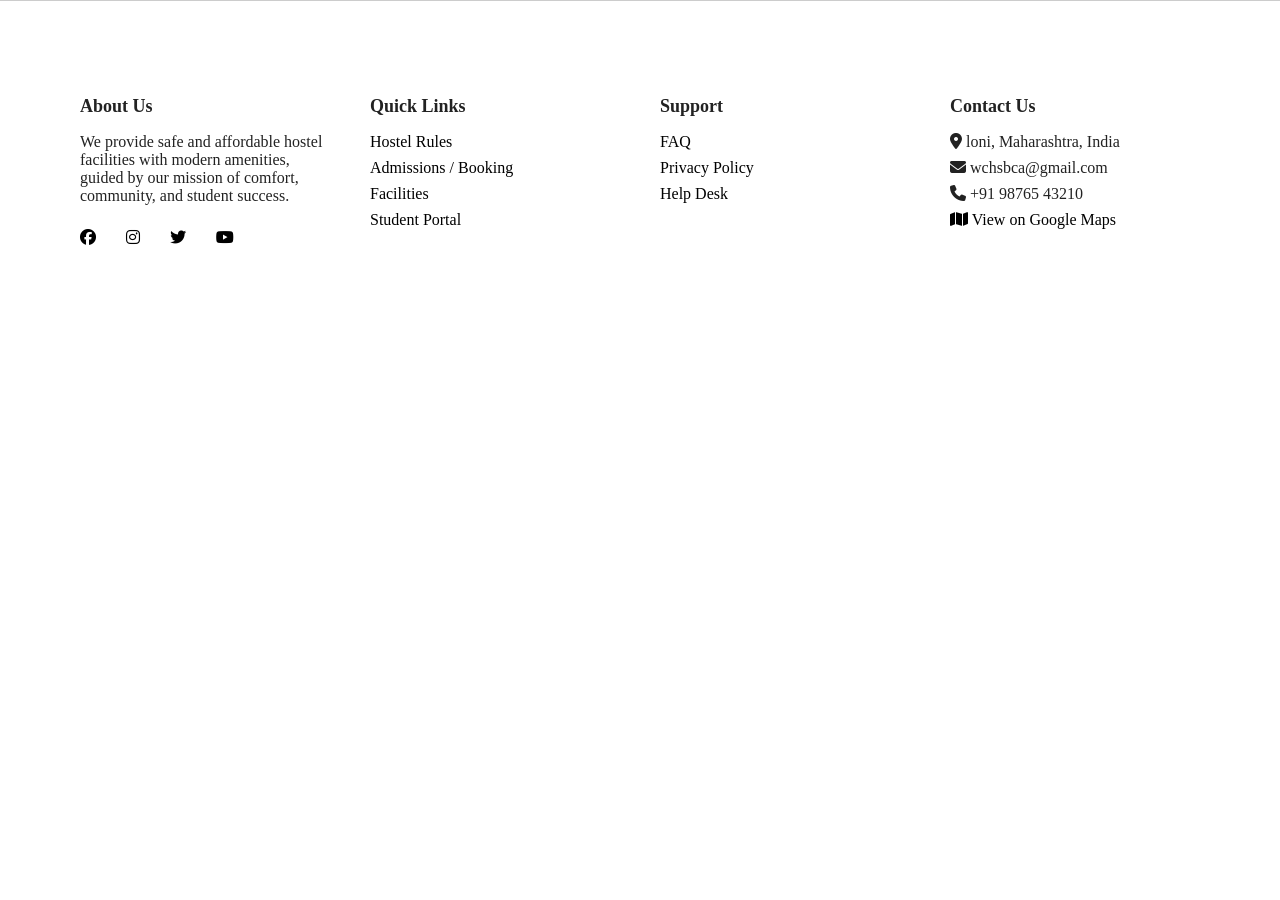
<file: cc.html>
<!DOCTYPE html>
<html lang="en">

<head>
    <meta charset="UTF-8">
    <meta name="viewport" content="width=device-width, initial-scale=1.0">
    <title>Footer</title>
    <!-- <link rel="stylesheet" href="footer.css"> -->
    <link rel="stylesheet" href="https://cdnjs.cloudflare.com/ajax/libs/font-awesome/6.4.0/css/all.min.css">
    <style>
        /* *{
    margin:0;
    padding:0;
    font-family: 'poppins',sans-serif;
    box-sizing:border-box;
} */



.footer .row {
  display: flex;
  flex-wrap: wrap;
  justify-content: space-between;
  /* background: #fff !important; */
  color: #222 !important;
  padding: 40px;
}

.footer .row div {
  flex: 1 1 200px;
  margin: 20px;
}

.footer h2 {
  margin-bottom: 15px;
  font-size: 18px;
}

.footer ul {
  list-style: none;
  padding: 0;
}

.footer ul li {
  margin: 8px 0;
}

.footer a {
  color:black;
  text-decoration: none;
}

.footer a:hover {
  color: #f39c12;
}

.sci{
    display: flex;
    gap:30px;
    margin-top: 10px;
    color: black;
}
html, body {
  height: 100%;
  margin: 0;
}

body {
  display: flex;
  flex-direction: column;
}

main {
  flex: 1; /* grows to push footer down */
}

.footer {
  background: #fff;
  border-top: 1px solid #ccc;
  padding: 20px;
}




/* .contact i{
  background-color:rgb(20, 171, 225) !important;
} */



    </style>
</head>


    <footer class="footer"> 
        <div class="row">

            <div class="aboutus">
                <h2>About Us</h2>
                <p>We provide safe and affordable hostel facilities with modern amenities, guided by our mission of
                    comfort, community, and student success.</p>
                <ul class="sci">
                    <li><a href="#"><i class="fa-brands fa-facebook"></i></a></li>
                    <li><a href="#"><i class="fa-brands fa-instagram"></i></a></li>
                    <li><a href="#"><i class="fa-brands fa-twitter"></i></a></li>
                    <li><a href="#"><i class="fa-brands fa-youtube"></i></a></li>
                </ul>
            </div>

            <div class="quicklinks">
                <h2>Quick Links</h2>
                <ul>
                    <li><a href="hostel_rules.html">Hostel Rules</a></li>
                    <li><a href="#">Admissions / Booking</a></li>
                    <li><a href="facility.html">Facilities</a></li>
                    <li><a href="#">Student Portal</a></li>
                </ul>
            </div>


            <div class="Support">
                <h2>Support</h2>
                <ul>
                    <li><a href="FAQ.html">FAQ</a></li>
                    <li><a href="privacy_policies.html">Privacy Policy</a></li>
                    <li><a href="#">Help Desk</a></li>
                </ul>

            </div>

            <div class="contact">
                <h2>Contact Us</h2>
                <ul>
                    <li><i class="fa-solid fa-location-dot"></i> loni, Maharashtra, India</li>
                    <li><i class="fa-solid fa-envelope"></i> wchsbca@gmail.com</li>
                    <li><i class="fa-solid fa-phone"></i> +91 98765 43210</li>
                    <li><a href="https://www.google.com/maps/place/PVP+Senior+College+PG+Building/@19.58174,74.4735137,17z/data=!3m1!4b1!4m6!3m5!1s0x3bdcf787159bda2f:0xbf5fedc2e9a0eeab!8m2!3d19.58174!4d74.4760886!16s%2Fg%2F11t63xygd1?entry=ttu&g_ep=EgoyMDI2MDEyOC4wIKXMDSoASAFQAw%3D%3D" target="_blank"><i class="fa-solid fa-map"></i> View on Google
                            Maps</a></li>
                </ul>
            </div>



        </div>
    </footer>

</html>
</file>
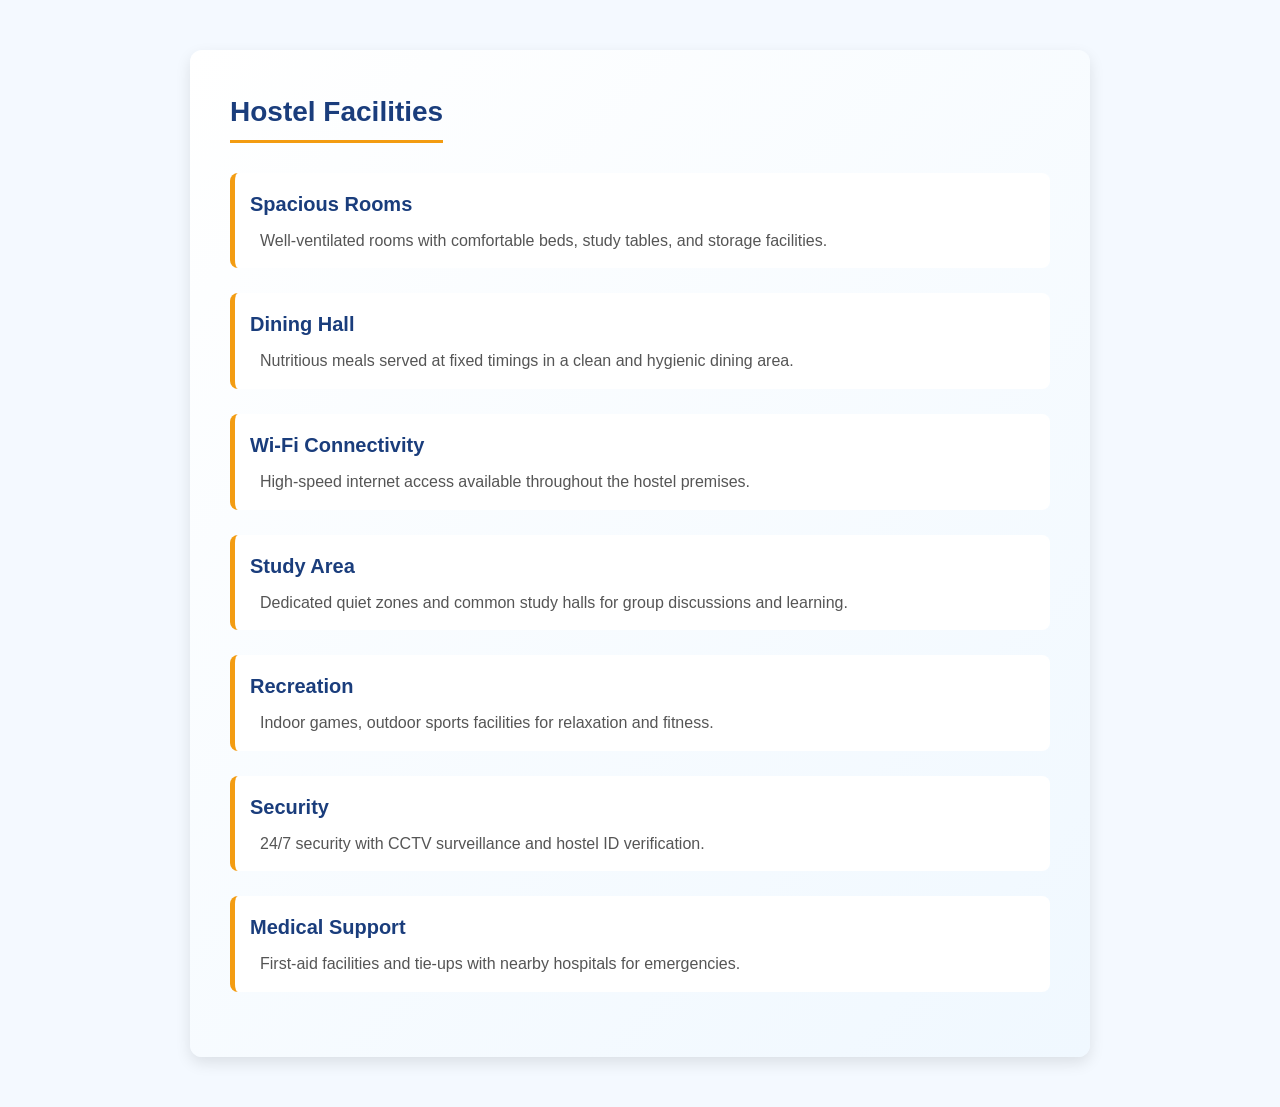
<file: facility.html>
<!DOCTYPE html>
<html lang="en">
<head>
  <meta charset="UTF-8">
  <meta name="viewport" content="width=device-width, initial-scale=1.0">
  <title>Hostel Facilities</title>
  <link rel="stylesheet" href="facility.css">



</head>
<body>
  <div class="facilities-container">

    
    <h1>Hostel Facilities</h1>
    <ul>
      <li>
        <strong>Spacious Rooms</strong>
        <p>Well-ventilated rooms with comfortable beds, study tables, and storage facilities.</p>
      </li>

      <li>
        <strong>Dining Hall</strong>
        <p>Nutritious meals served at fixed timings in a clean and hygienic dining area.</p>
      </li>

      <li>
        <strong>Wi-Fi Connectivity</strong>
        <p>High-speed internet access available throughout the hostel premises.</p>
      </li>

      <li>
        <strong>Study Area</strong>
        <p>Dedicated quiet zones and common study halls for group discussions and learning.</p>
      </li>

      <li>
        <strong>Recreation</strong>
        <p>Indoor games, outdoor sports facilities for relaxation and fitness.</p>
      </li>

      <li>
        <strong>Security</strong>
        <p>24/7 security with CCTV surveillance and hostel ID verification.</p>
      </li>

      <li>
        <strong>Medical Support</strong>
        <p>First-aid facilities and tie-ups with nearby hospitals for emergencies.</p>
      </li>
    </ul>
  </div>
</body>
</html>
</file>
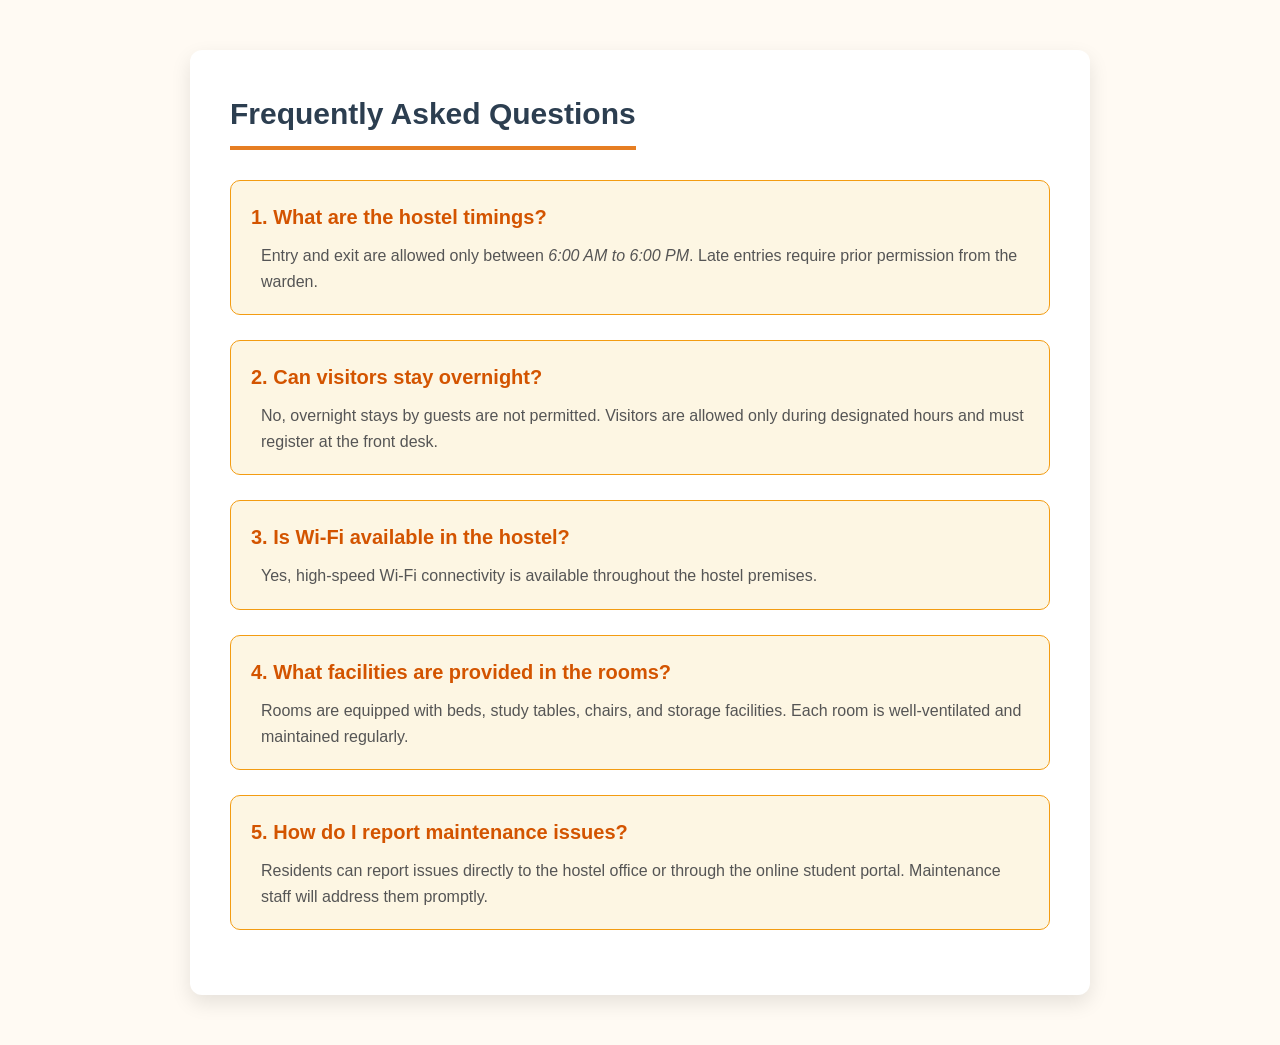
<file: FAQ.html>
<!DOCTYPE html>
<html lang="en">
<head>
  <meta charset="UTF-8">
  <meta name="viewport" content="width=device-width, initial-scale=1.0">
  <title>Hostel FAQ</title>
  <link rel="stylesheet" href="FAQ.css">
</head>
<body>
  <div class="faq-container">
    <h1>Frequently Asked Questions</h1>
    <div class="faq-item">
      <h2>1. What are the hostel timings?</h2>
      <p>Entry and exit are allowed only between <em>6:00 AM to 6:00 PM</em>. Late entries require prior permission from the warden.</p>
    </div>

    <div class="faq-item">
      <h2>2. Can visitors stay overnight?</h2>
      <p>No, overnight stays by guests are not permitted. Visitors are allowed only during designated hours and must register at the front desk.</p>
    </div>

    <div class="faq-item">
      <h2>3. Is Wi-Fi available in the hostel?</h2>
      <p>Yes, high-speed Wi-Fi connectivity is available throughout the hostel premises.</p>
    </div>

    <div class="faq-item">
      <h2>4. What facilities are provided in the rooms?</h2>
      <p>Rooms are equipped with beds, study tables, chairs, and storage facilities. Each room is well-ventilated and maintained regularly.</p>
    </div>

    <div class="faq-item">
      <h2>5. How do I report maintenance issues?</h2>
      <p>Residents can report issues directly to the hostel office or through the online student portal. Maintenance staff will address them promptly.</p>
    </div>
  </div>
</body>
</html>
</file>
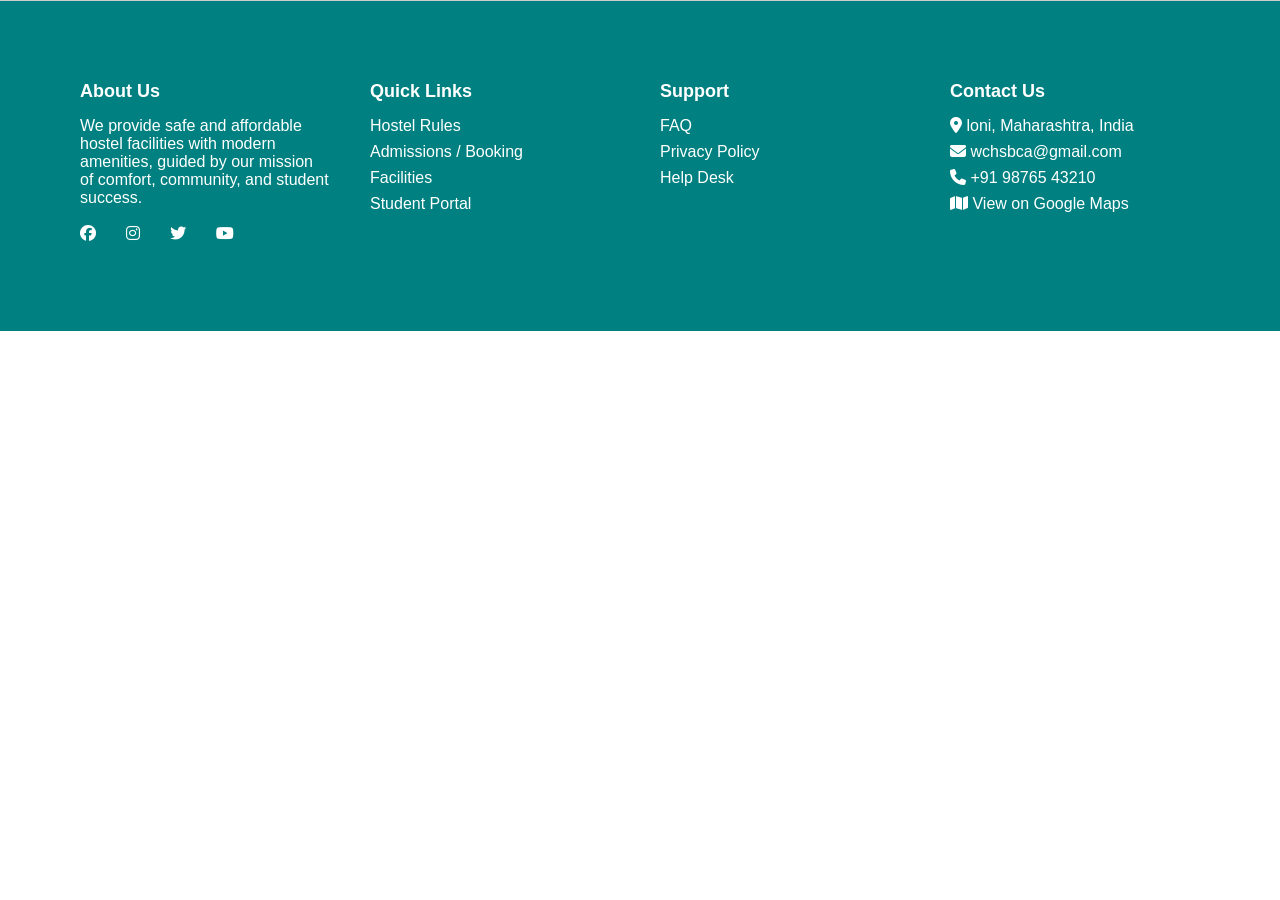
<file: Footer1.html>
<!DOCTYPE html>
<html lang="en">

<head>
    <meta charset="UTF-8">
    <meta name="viewport" content="width=device-width, initial-scale=1.0">
    <title>Footer</title>
    <!-- <link rel="stylesheet" href="footer.css"> -->
    <link rel="stylesheet" href="https://cdnjs.cloudflare.com/ajax/libs/font-awesome/6.4.0/css/all.min.css">
    <style>
        *{
    margin:0;
    padding:0;
    font-family: 'poppins',sans-serif;
    box-sizing:border-box;
}



.footer .row {
  display: flex;
  /* flex-wrap: wrap; */
  justify-content: space-between;
  /* background: #fff !important; */
  color:white !important;
  padding: 40px;
}

.footer .row div {
  flex: 1 1 200px;
  margin: 20px;
}

.footer h2 {
  margin-bottom: 15px;
  font-size: 18px;
}

.footer ul {
  list-style: none;
  padding: 0;
}

.footer ul li {
  margin: 8px 0;
}

.footer a {
  color:white;
  text-decoration: none;
}

.footer a:hover {
  color: #f39c12;
}

.sci{
    display: flex;
    gap:30px;
    margin-top: 10px;
    color: white;
}
html, body {
  height: 100%;
  margin: 0;
}

body {
  display: flex;
  flex-direction: column;
}

main {
  flex: 1; /* grows to push footer down */
}

.footer {
   /* background-color: #00008B; */
  /* background: #f8f9fa; */
    background-color: #008080; 
  border-top: 1px solid #ccc;
  padding: 20px;
}




/* .contact i{
  background-color:rgb(20, 171, 225) !important;
} */



    </style>
</head>

</div>
    <footer class="footer mt-5"> 
        <div class="row">

            <div class="aboutus">
                <h2>About Us</h2>
                <p>We provide safe and affordable hostel facilities with modern amenities, guided by our mission of
                    comfort, community, and student success.</p>
                <ul class="sci">
                    <li><a href="#"><i class="fa-brands fa-facebook"></i></a></li>
                    <li><a href="#"><i class="fa-brands fa-instagram"></i></a></li>
                    <li><a href="#"><i class="fa-brands fa-twitter"></i></a></li>
                    <li><a href="#"><i class="fa-brands fa-youtube"></i></a></li>
                </ul>
            </div>

            <div class="quicklinks">
                <h2>Quick Links</h2>
                <ul>
                    <li><a href="/KDAJ-PHP/Hostel_Management/Storage/Footer/hostel_rules.html">Hostel Rules</a></li>
                    <li><a href="/KDAJ-PHP/Hostel_Management/Storage/Footer/index.php">Admissions / Booking</a></li>
                    <li><a href="/KDAJ-PHP/Hostel_Management/Storage/Footer/facility.html">Facilities</a></li>
                    <li><a href="/KDAJ-PHP/Hostel_Management/MainPage/loginStudent1.php">Student Portal</a></li>
                </ul>
            </div>


            <div class="Support">
                <h2>Support</h2>
                <ul>
                    <li><a href="/KDAJ-PHP/Hostel_Management/Storage/Footer/FAQ.html">FAQ</a></li>
                    <li><a href="/KDAJ-PHP/Hostel_Management/Storage/Footer/privacy_policies.html">Privacy Policy</a></li>
                    <li><a href="#">Help Desk</a></li>
                </ul>

            </div>

            <div class="contact">
                <h2>Contact Us</h2>
                <ul>
                    <li><i class="fa-solid fa-location-dot"></i> loni, Maharashtra, India</li>
                    <li><i class="fa-solid fa-envelope"></i> wchsbca@gmail.com</li>
                    <li><i class="fa-solid fa-phone"></i> +91 98765 43210</li>
                    <li><a href="https://www.google.com/maps/place/PVP+Senior+College+PG+Building/@19.58174,74.4735137,17z/data=!3m1!4b1!4m6!3m5!1s0x3bdcf787159bda2f:0xbf5fedc2e9a0eeab!8m2!3d19.58174!4d74.4760886!16s%2Fg%2F11t63xygd1?entry=ttu&g_ep=EgoyMDI2MDEyOC4wIKXMDSoASAFQAw%3D%3D" target="_blank"><i class="fa-solid fa-map"></i> View on Google
                            Maps</a></li>
                </ul>
            </div>



        </div>
    </footer>

</html>
</file>
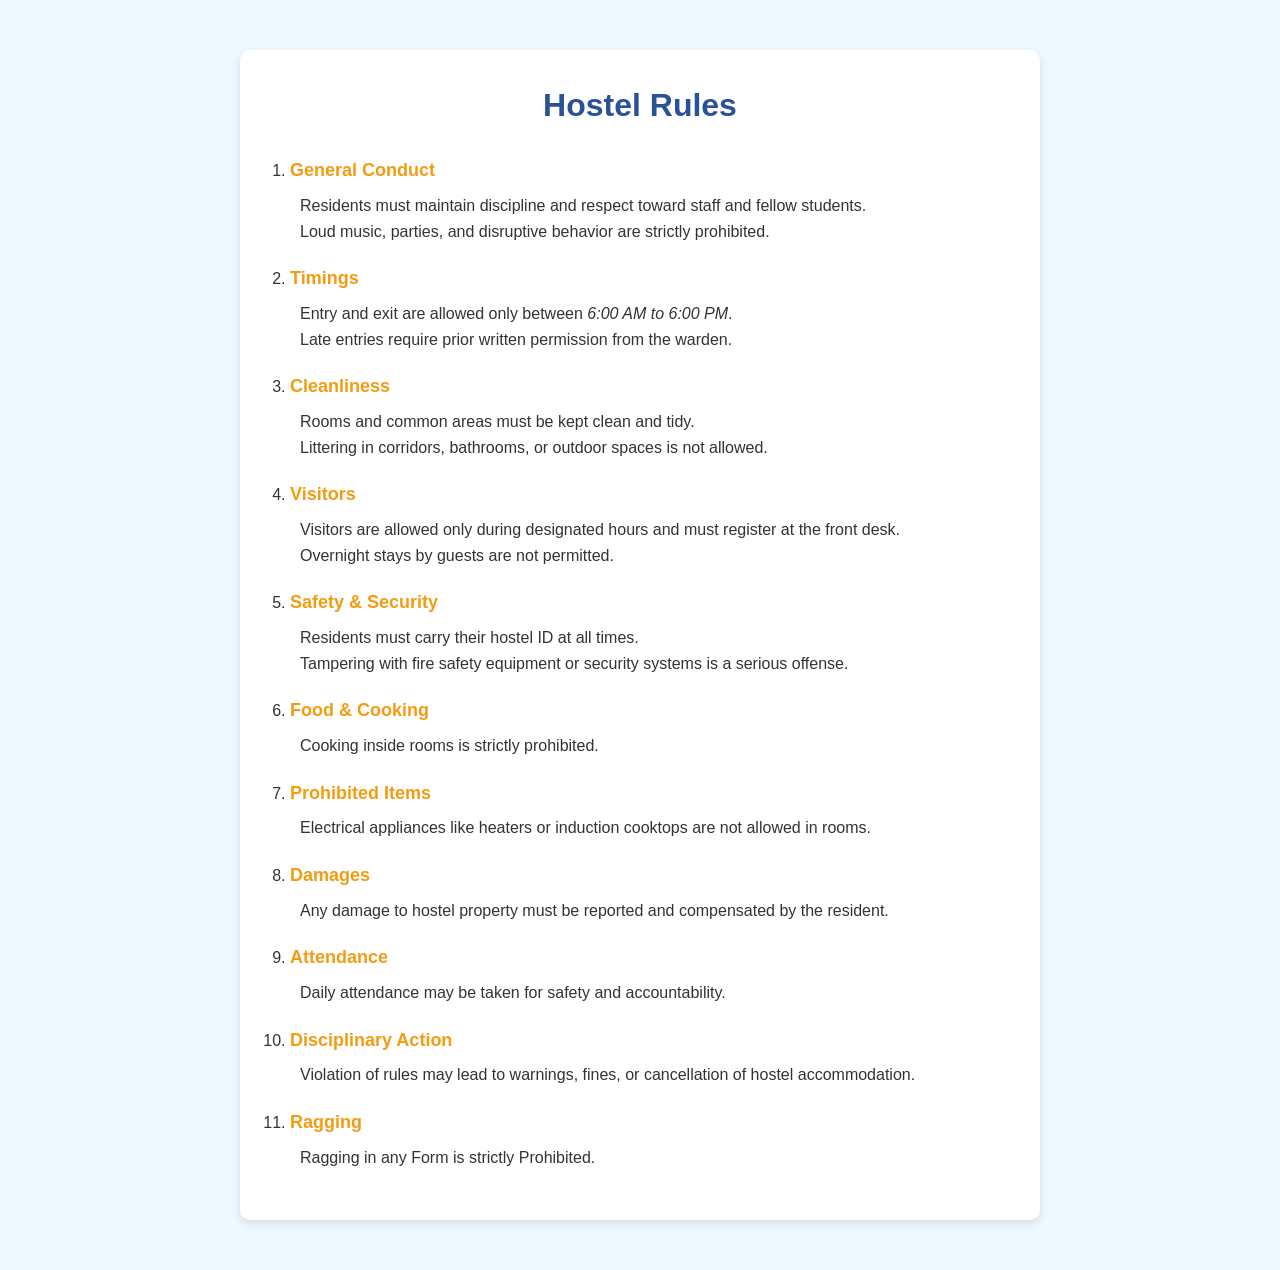
<file: hostel_rules.html>
<!DOCTYPE html>
<html lang="en">
<head>
  <meta charset="UTF-8">
  <meta name="viewport" content="width=device-width, initial-scale=1.0">
  <title>Hostel Rules</title>
  <link rel="stylesheet" href="hostel_rules.css">
</head>
<body>
  <div class="rules-container">
    <h1>Hostel Rules</h1>
    <ol>
      <li>
        <strong>General Conduct</strong>
        <p>Residents must maintain discipline and respect toward staff and fellow students.</p>
        <p>Loud music, parties, and disruptive behavior are strictly prohibited.</p>
      </li>

      <li>
        <strong>Timings</strong>
        <p>Entry and exit are allowed only between <em>6:00 AM to 6:00 PM</em>.</p>
        <p>Late entries require prior written permission from the warden.</p>
      </li>

      <li>
        <strong>Cleanliness</strong>
        <p>Rooms and common areas must be kept clean and tidy.</p>
        <p>Littering in corridors, bathrooms, or outdoor spaces is not allowed.</p>
      </li>

      <li>
        <strong>Visitors</strong>
        <p>Visitors are allowed only during designated hours and must register at the front desk.</p>
        <p>Overnight stays by guests are not permitted.</p>
      </li>

      <li>
        <strong>Safety & Security</strong>
        <p>Residents must carry their hostel ID at all times.</p>
        <p>Tampering with fire safety equipment or security systems is a serious offense.</p>
      </li>

      <li>
        <strong>Food & Cooking</strong>
        <p>Cooking inside rooms is strictly prohibited.</p>
      </li>

      <li>
        <strong>Prohibited Items</strong>
        <p>Electrical appliances like heaters or induction cooktops are not allowed in rooms.</p>
      </li>

      <li>
        <strong>Damages</strong>
        <p>Any damage to hostel property must be reported and compensated by the resident.</p>
      </li>

      <li>
        <strong>Attendance</strong>
        <p>Daily attendance may be taken for safety and accountability.</p>
      </li>

      <li>
        <strong>Disciplinary Action</strong>
        <p>Violation of rules may lead to warnings, fines, or cancellation of hostel accommodation.</p>
      </li>
      <li>
         <strong>Ragging</strong>
        <p>Ragging in any Form is strictly Prohibited.</p>
      </li>
    </ol>
  </div>
</body>
</html>
</file>
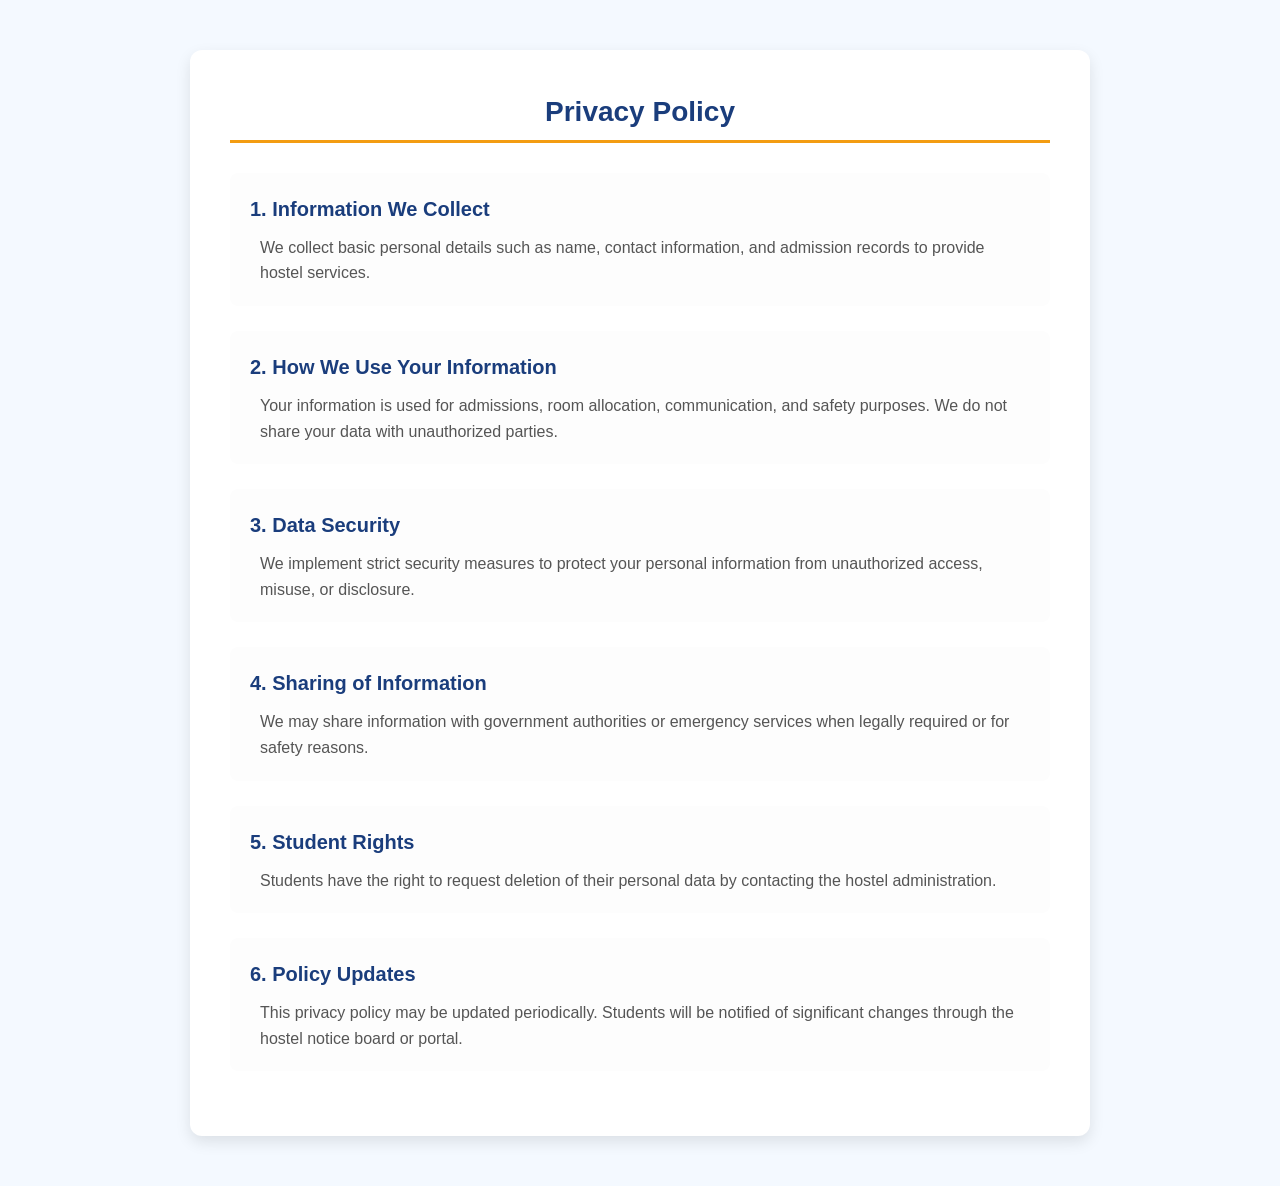
<file: privacy_policies.html>
<!DOCTYPE html>
<html lang="en">
<head>
  <meta charset="UTF-8">
  <meta name="viewport" content="width=device-width, initial-scale=1.0">
  <title>Privacy Policy</title>
  <link rel="stylesheet" href="privacy_policies.css">
</head>
<body>
  <div class="privacy-container">
    <h1>Privacy Policy</h1>

    <section>
      <h2>1. Information We Collect</h2>
      <p>We collect basic personal details such as name, contact information, and admission records to provide hostel services.</p>
    </section>

    <section>
      <h2>2. How We Use Your Information</h2>
      <p>Your information is used for admissions, room allocation, communication, and safety purposes. We do not share your data with unauthorized parties.</p>
    </section>

    <section>
      <h2>3. Data Security</h2>
      <p>We implement strict security measures to protect your personal information from unauthorized access, misuse, or disclosure.</p>
    </section>

    <section>
      <h2>4. Sharing of Information</h2>
      <p>We may share information with government authorities or emergency services when legally required or for safety reasons.</p>
    </section>

    <section>
      <h2>5. Student Rights</h2>
      <p>Students have the right to  request deletion of their personal data by contacting the hostel administration.</p>
    </section>

    <section>
      <h2>6. Policy Updates</h2>
      <p>This privacy policy may be updated periodically. Students will be notified of significant changes through the hostel notice board or portal.</p>
    </section>
  </div>
</body>
</html>
</file>
<file: facility.css>
* {
  margin: 0;
  padding: 0;
  box-sizing: border-box;
  font-family: 'Poppins', sans-serif;
}

body {
  background: #f4f9ff; /* softer background */
  color: #333;
  line-height: 1.6;
}

.facilities-container {
  max-width: 900px;
  margin: 50px auto;
  background: linear-gradient(135deg, #ffffff, #f0f8ff); /* subtle gradient */
  padding: 40px;
  border-radius: 12px;
  box-shadow: 0 6px 15px rgba(0,0,0,0.1);
}

.facilities-container h1 {
  text-align: center;
  margin-bottom: 30px;
  font-size: 28px;
  color: #1a3d7c; /* deep blue heading */
  border-bottom: 3px solid #f39c12; /* orange underline */
  display: inline-block;
  padding-bottom: 5px;
}

.facilities-container ul {
  list-style: none;
  padding-left: 0;
}

.facilities-container li {
  margin-bottom: 25px;
  padding: 15px;
  background: #fff;
  border-left: 5px solid #f39c12; /* orange accent bar */
  border-radius: 8px;
  transition: transform 0.2s ease, box-shadow 0.2s ease;
}

.facilities-container li:hover {
  transform: translateY(-3px);
  box-shadow: 0 4px 12px rgba(0,0,0,0.1);
}

.facilities-container strong {
  display: block;
  font-size: 20px;
  color: #1a3d7c; /* deep blue for titles */
  margin-bottom: 8px;
}

.facilities-container p {
  margin-left: 10px;
  color: #555;
}
</file>
<file: FAQ.css>
* {
  margin: 0;
  padding: 0;
  box-sizing: border-box;
  font-family: 'Poppins', sans-serif;
}

body {
  background: #fffaf3; 
  color: #333;
  line-height: 1.6;
}

.faq-container {
  max-width: 900px;
  margin: 50px auto;
  background: #ffffff;
  padding: 40px;
  border-radius: 12px;
  box-shadow: 0 8px 20px rgba(0,0,0,0.1);
}

.faq-container h1 {
  text-align: center;
  margin-bottom: 30px;
  font-size: 30px;
  color: #2c3e50; 
  border-bottom: 4px solid #e67e22; 
  display: inline-block;
  padding-bottom: 8px;
}

.faq-item {
  margin-bottom: 25px;
  padding: 20px;
  background: #fdf6e3; 
  border-radius: 10px;
  border: 1px solid #f39c12;
  transition: transform 0.2s ease, box-shadow 0.2s ease;
}

.faq-item:hover {
  transform: translateY(-4px);
  box-shadow: 0 6px 15px rgba(0,0,0,0.15);
  background: #fff3d6; 
}

.faq-item h2 {
  font-size: 20px;
  color: #d35400; 
  margin-bottom: 10px;
}

.faq-item p {
  color: #555;
  margin-left: 10px;
}
</file>
<file: hostel_rules.css>
* {
  margin: 0;
  padding: 0;
  box-sizing: border-box;
  font-family: 'Poppins', sans-serif;
}

body {
  background: #eef8ff;
  color: #333;
  line-height: 1.6;
}

.rules-container {
  max-width: 800px;
  margin: 50px auto;
  background: #fff;
  padding: 30px;
  border-radius: 10px;
  box-shadow: 0 4px 10px rgba(0,0,0,0.1);
}

.rules-container h1 {
  text-align: center;
  margin-bottom: 25px;
  color: #2a5298 !important;
}

.rules-container ol {
  padding-left: 20px;
}

.rules-container li {
  margin-bottom: 20px;
  
}

.rules-container strong {
  display: block;
  font-size: 18px;
  color: #f39c12;
  margin-bottom: 8px;
}

.rules-container p {
  margin-left: 10px;
}
</file>
<file: privacy_policies.css>
* {
  margin: 0;
  padding: 0;
  box-sizing: border-box;
  font-family: 'Poppins', sans-serif;
}

body {
  background: #f4f9ff;
  color: #333;
  line-height: 1.6;
}

.privacy-container {
  max-width: 900px;
  margin: 50px auto;
  background: #fff;
  padding: 40px;
  border-radius: 12px;
  box-shadow: 0 6px 15px rgba(0,0,0,0.1);
}

.privacy-container h1 {
  margin-bottom: 30px;
  font-size: 28px;
  color: #1a3d7c;
  border-bottom: 3px solid #f39c12;
  padding-bottom: 5px;
}

.privacy-container section {
  margin-bottom: 25px;
  padding: 20px;
  background: #fdfdfd;
  border-radius: 8px;
  transition: transform 0.2s ease, box-shadow 0.2s ease;
}

.privacy-container section:hover {
  box-shadow: 0 4px 12px rgba(0,0,0,0.1);
}

.privacy-container h2 {
  font-size: 20px;
  color: #1a3d7c;
  margin-bottom: 10px;
}

.privacy-container p {
  color: #555;
  margin-left: 10px;
}
h1{
      text-align: center !important;

}
</file>
